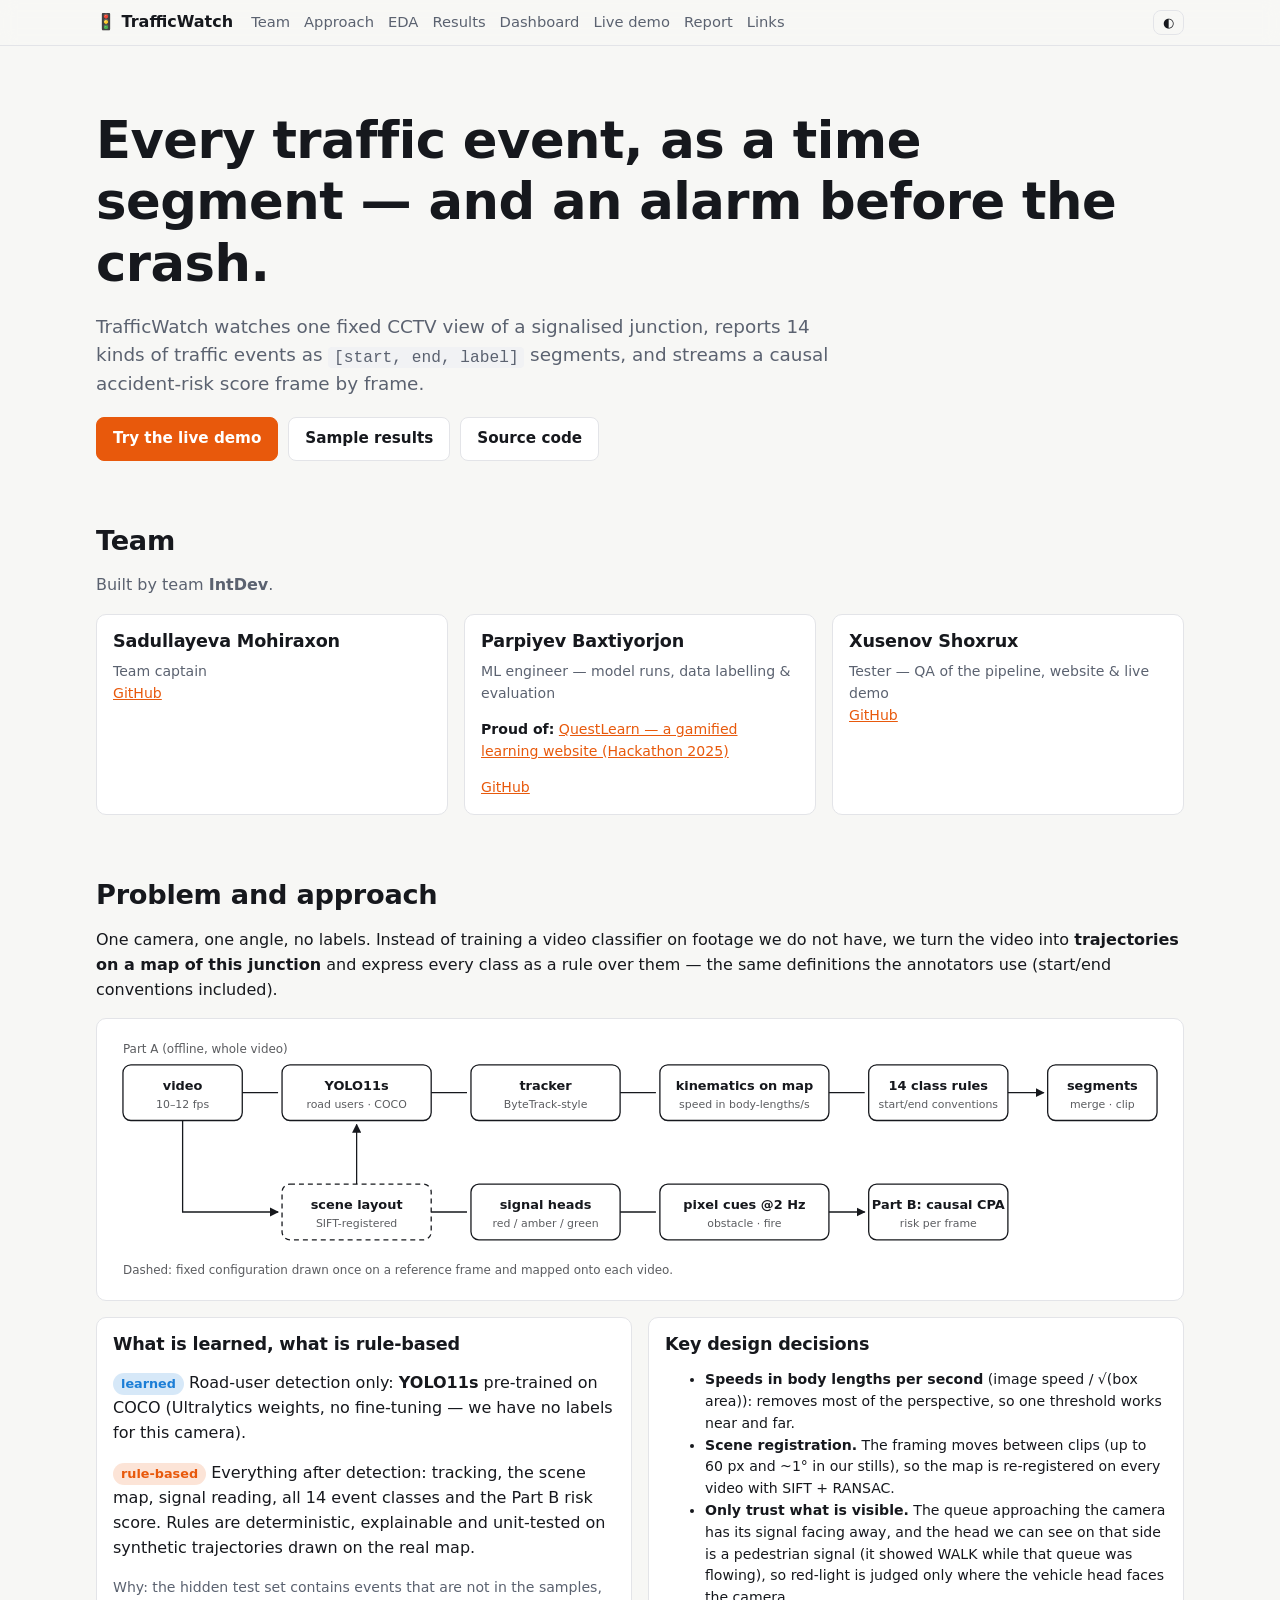
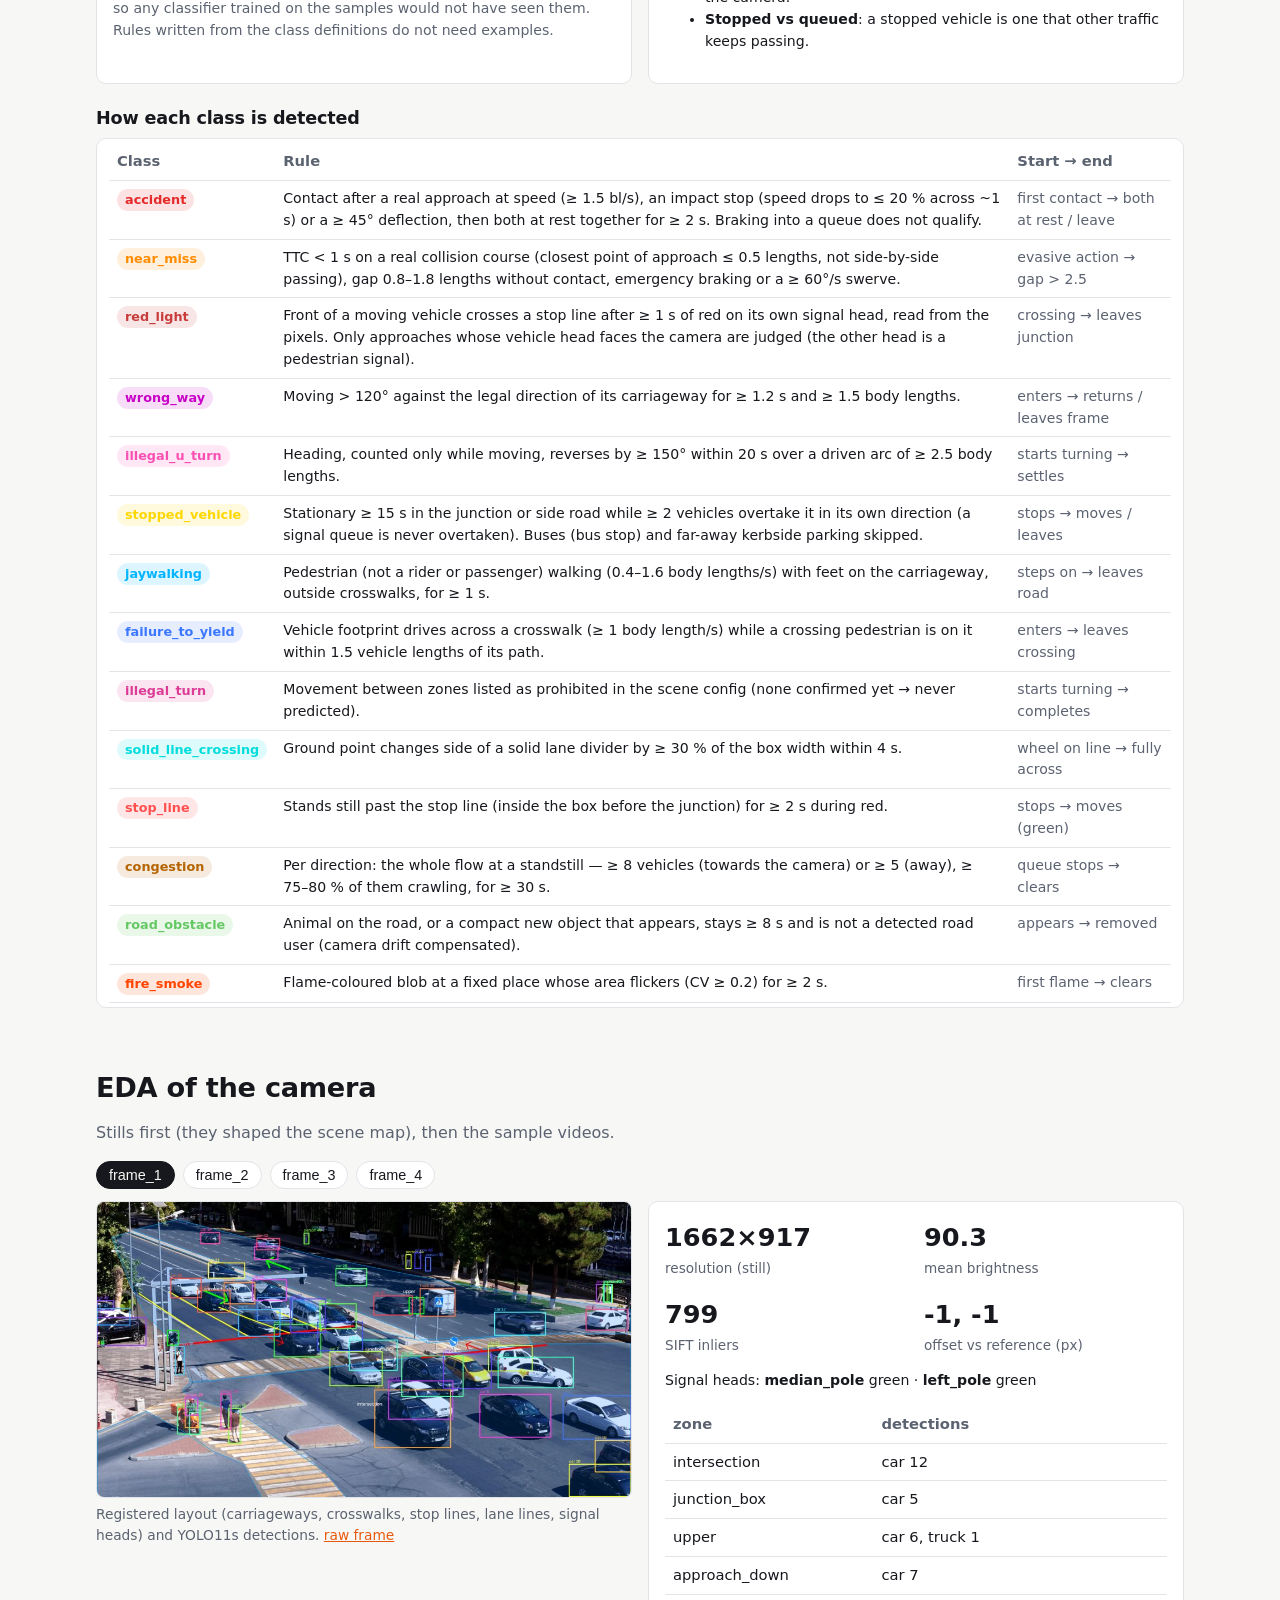
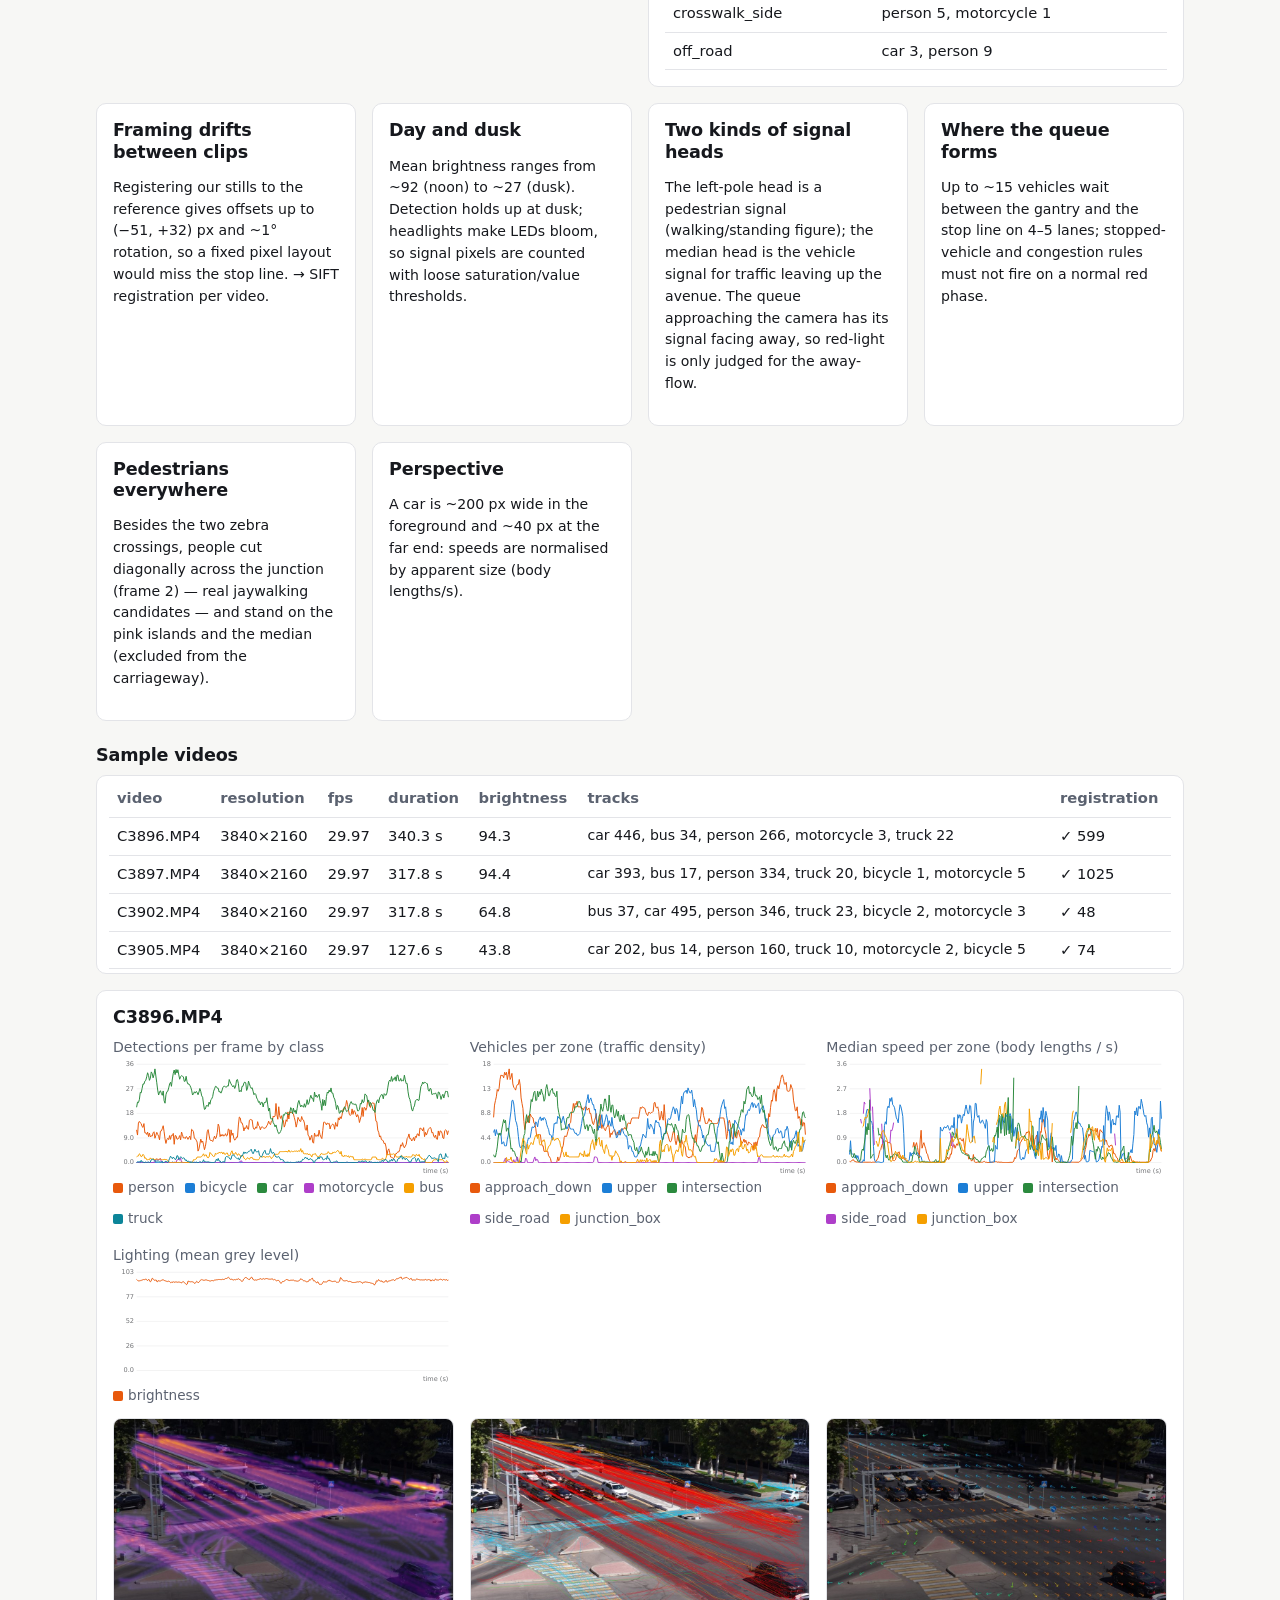
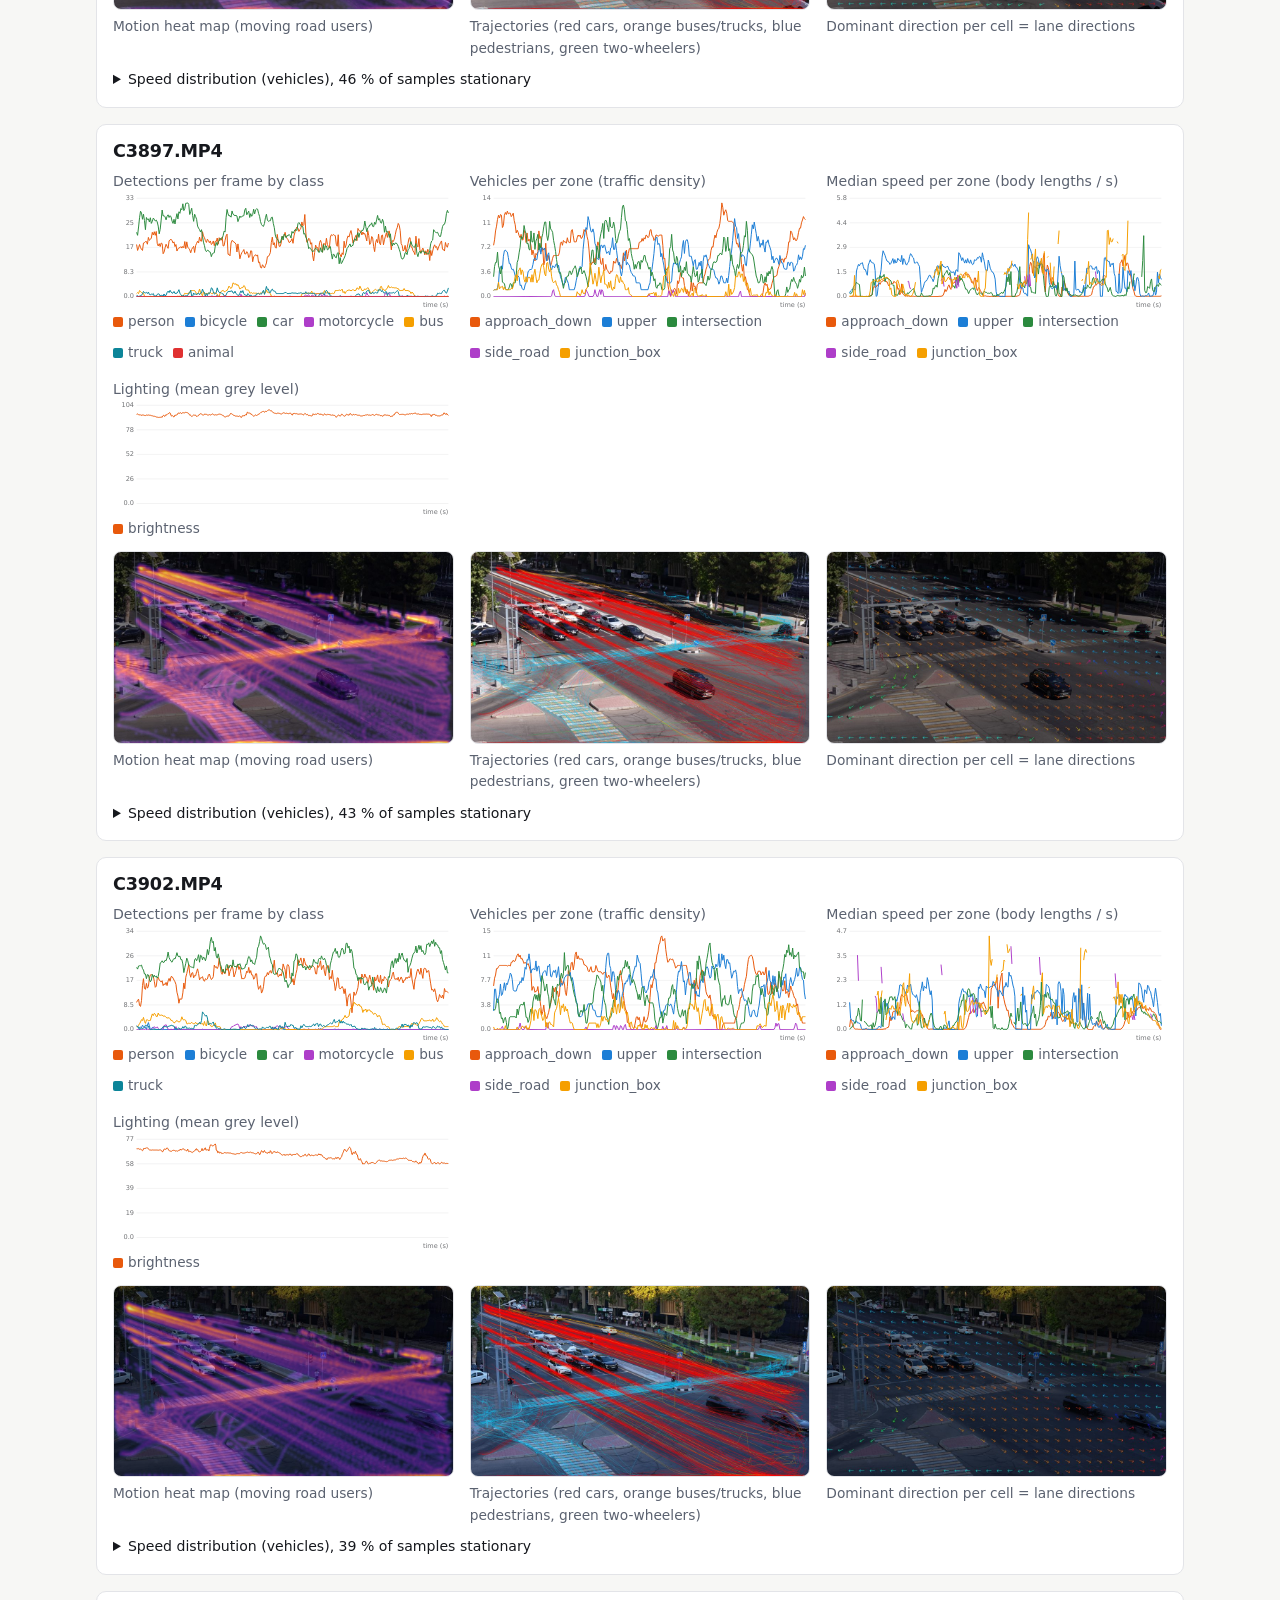
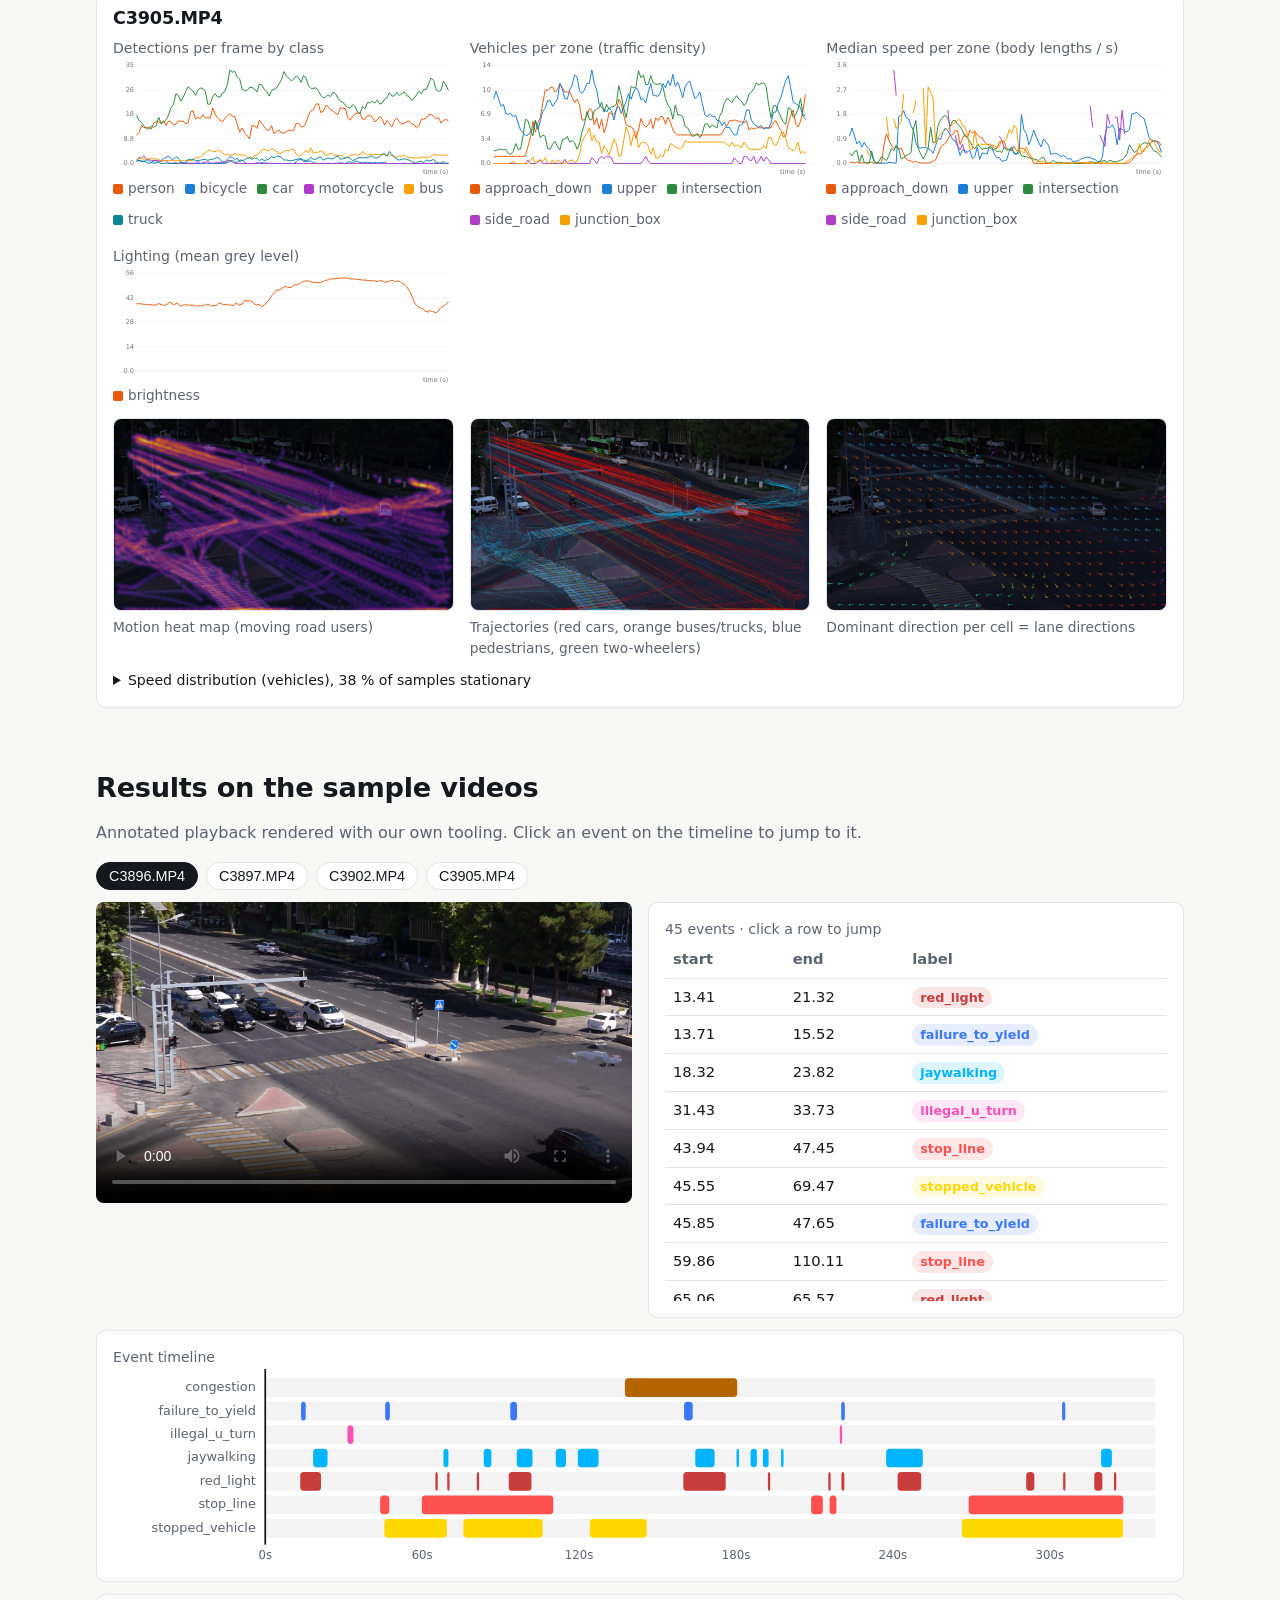
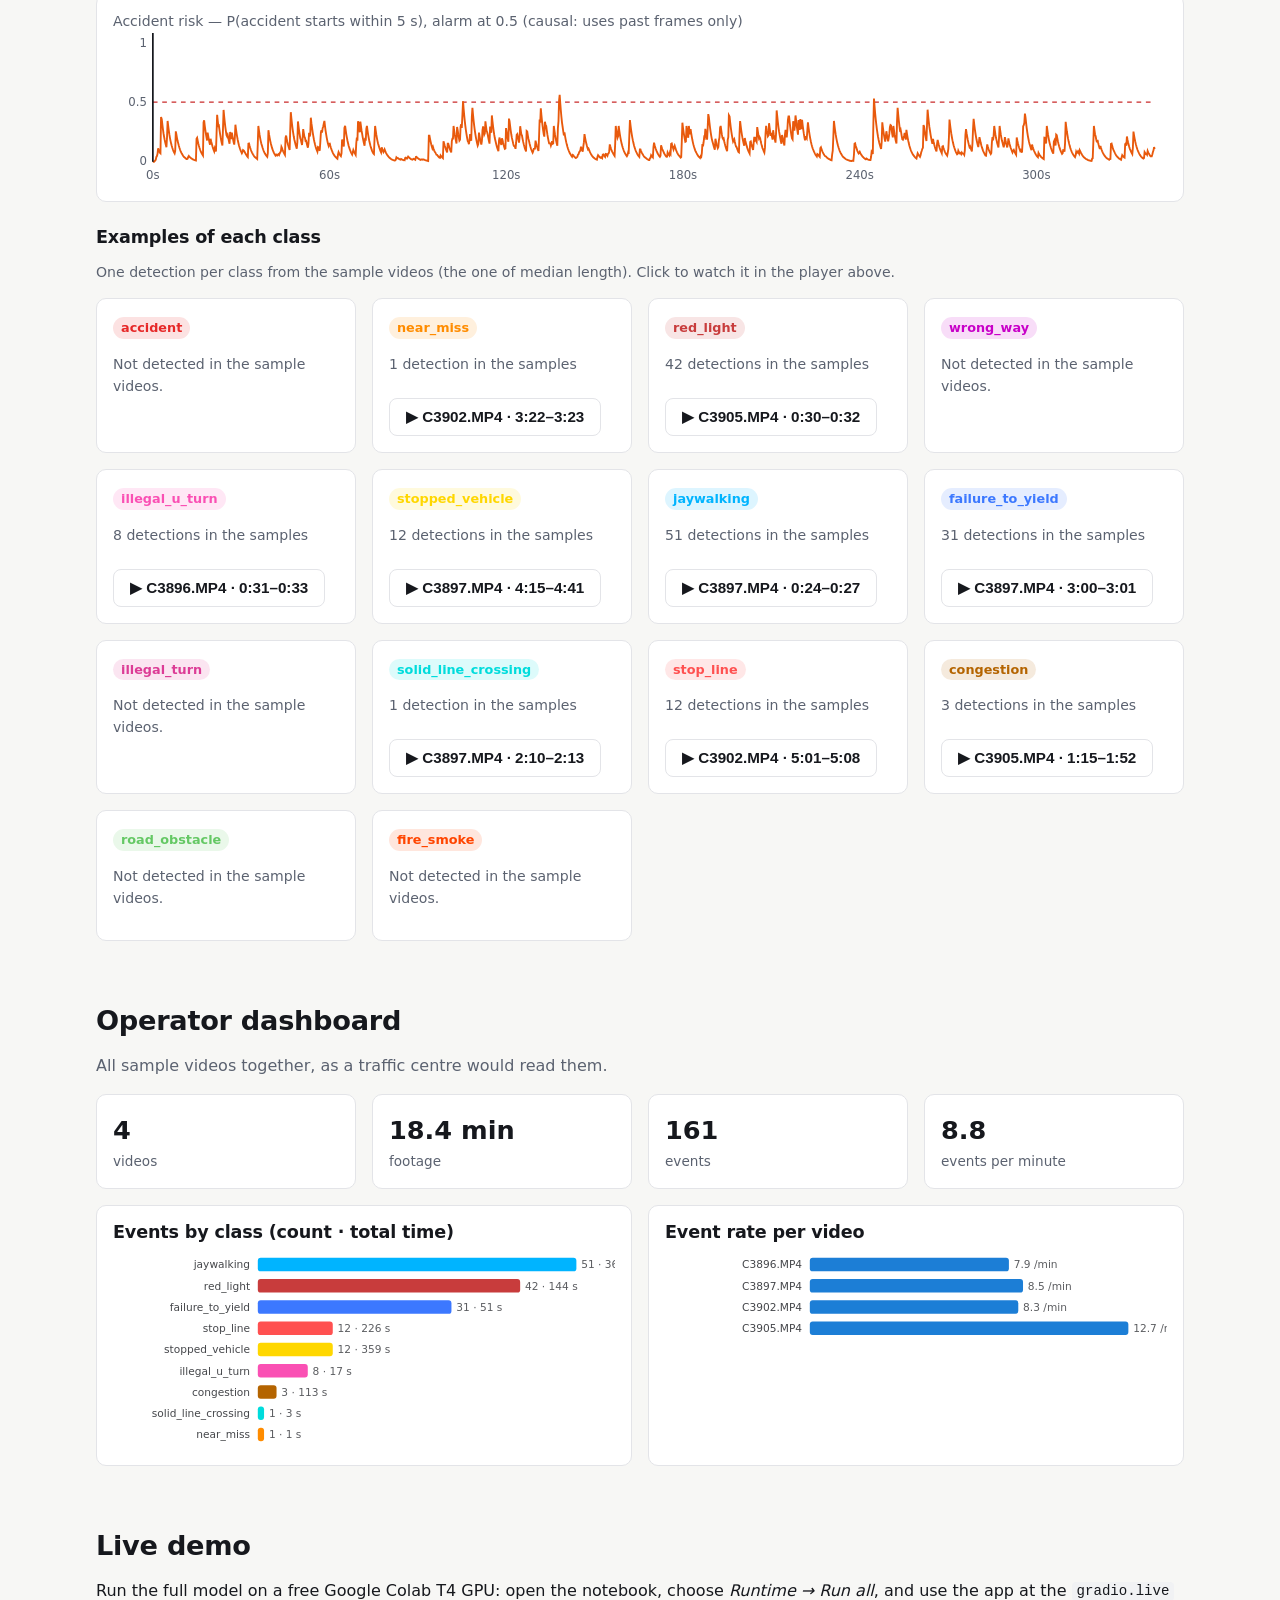
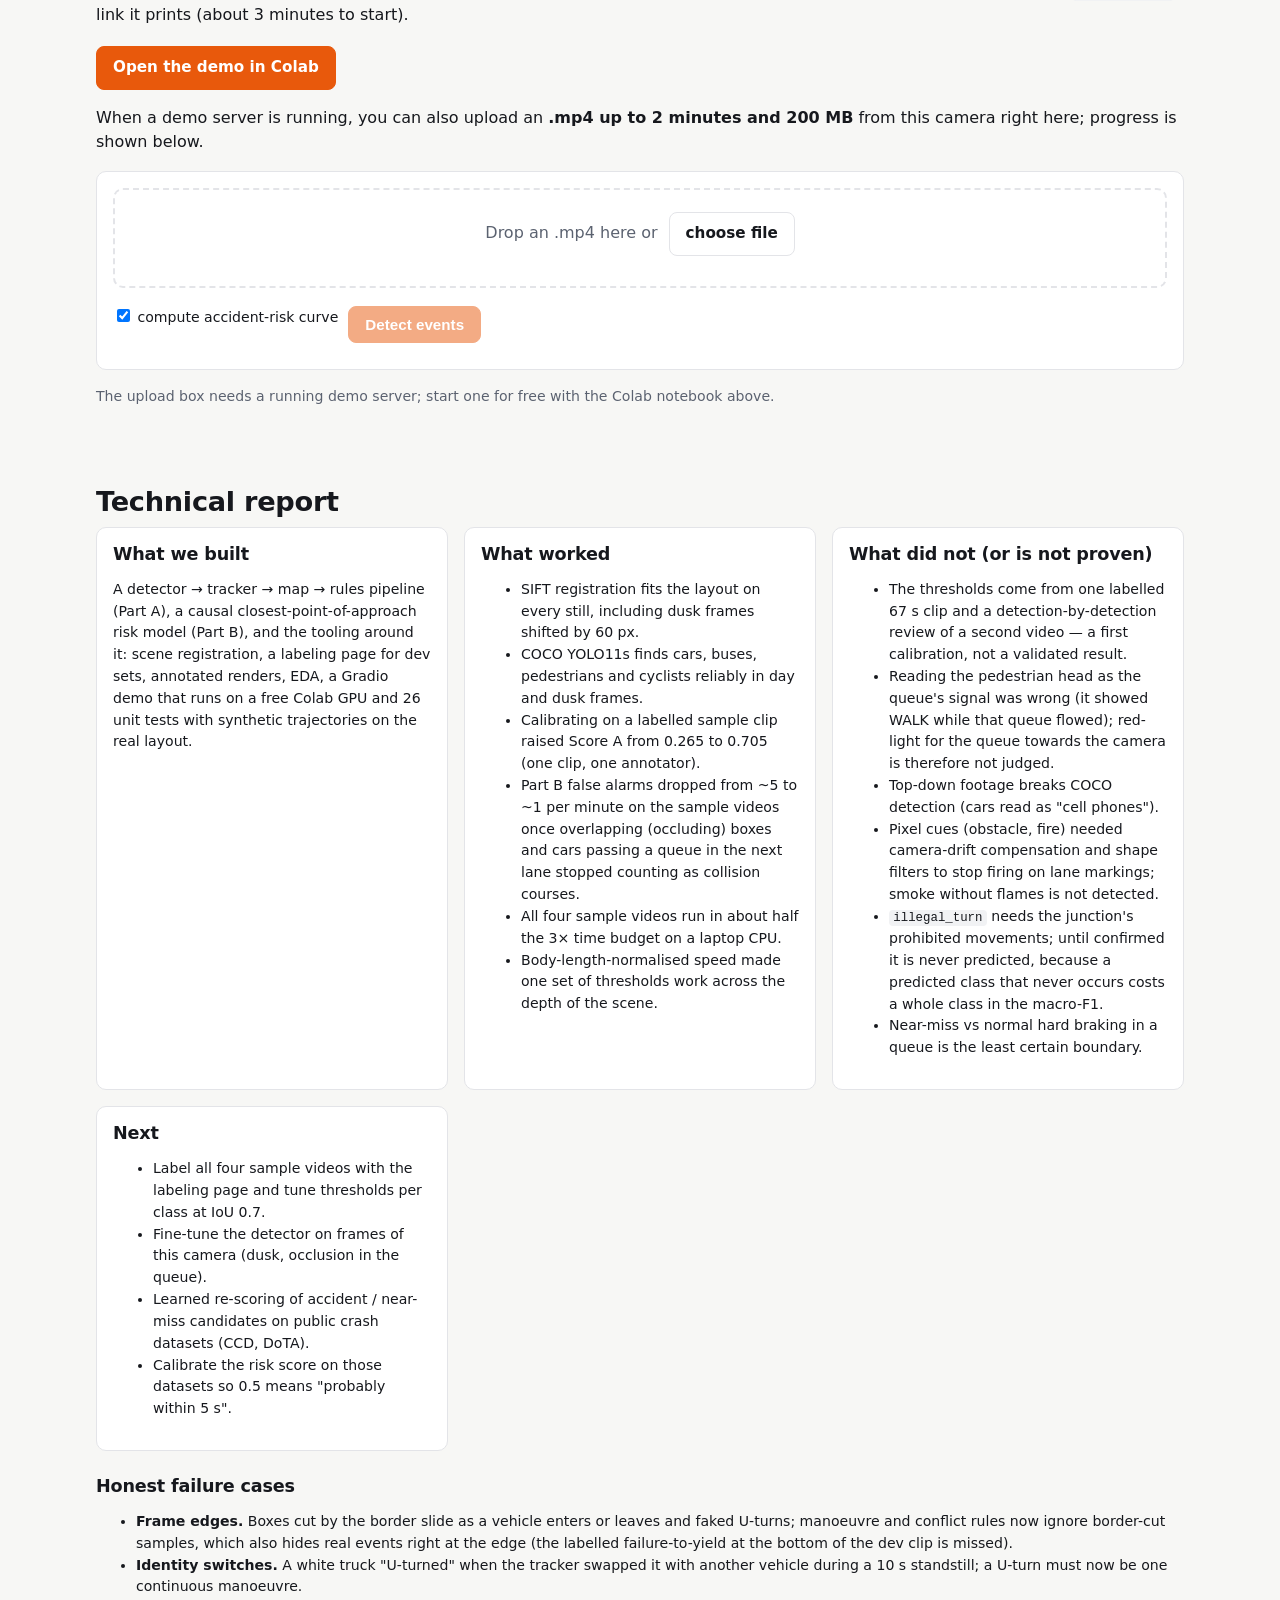
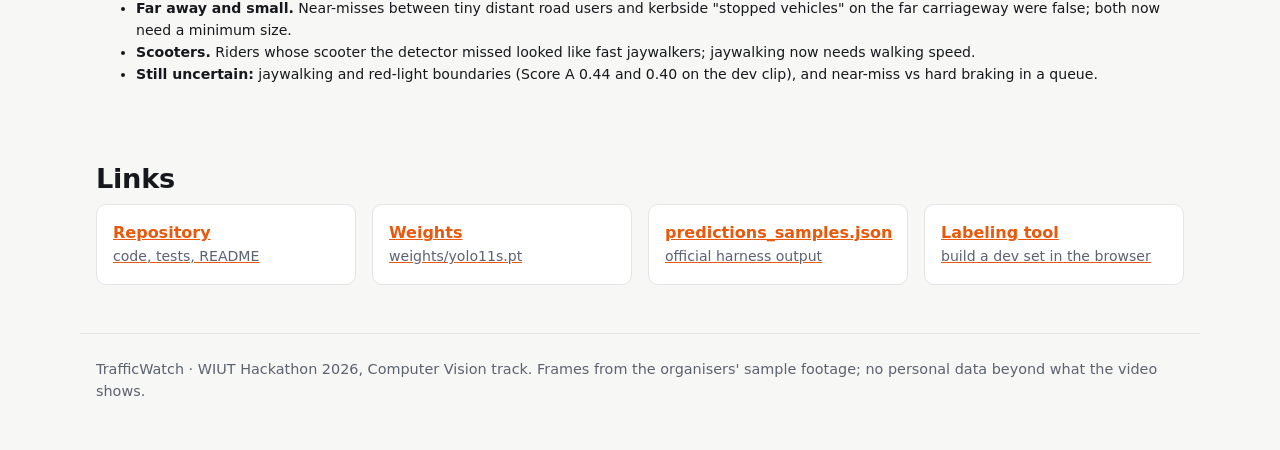
<file: website/index.html>
<!doctype html>
<html lang="en">
<head>
<meta charset="utf-8">
<meta name="viewport" content="width=device-width, initial-scale=1">
<title>TrafficWatch</title>
<meta name="description" content="Traffic event detection and accident anticipation from a fixed road camera — WIUT Hackathon 2026, CV track.">
<link rel="icon" href="data:image/svg+xml,<svg xmlns='http://www.w3.org/2000/svg' viewBox='0 0 32 32'><rect x='10' y='2' width='12' height='28' rx='4' fill='%23222'/><circle cx='16' cy='9' r='3.2' fill='%23e03131'/><circle cx='16' cy='16' r='3.2' fill='%23f59f00'/><circle cx='16' cy='23' r='3.2' fill='%232b8a3e'/></svg>">
<link rel="stylesheet" href="assets/style.css">
<script src="config.js"></script>
</head>
<body>
<nav class="top"><div class="inner">
  <a class="brand" href="#top">🚦 TrafficWatch</a>
  <div class="links">
    <a href="#team">Team</a><a href="#approach">Approach</a><a href="#eda">EDA</a><a href="#results">Results</a>
    <a href="#dashboard">Dashboard</a><a href="#demo">Live demo</a><a href="#report">Report</a><a href="#links">Links</a>
  </div>
  <button id="theme" title="Toggle theme" aria-label="Toggle theme">◐</button>
</div></nav>

<section class="hero" id="top">
  <h1>Every traffic event, as a time segment — and an alarm before the crash.</h1>
  <p class="lead">TrafficWatch watches one fixed CCTV view of a signalised junction, reports 14 kinds of traffic
    events as <code>[start, end, label]</code> segments, and streams a causal accident-risk score frame by frame.</p>
  <div class="btns">
    <a class="btn primary" href="#demo">Try the live demo</a>
    <a class="btn" href="#results">Sample results</a>
    <a class="btn" id="repo-link" href="#">Source code</a>
  </div>
</section>

<section id="team">
  <h2>Team</h2>
  <p class="muted">Built by team <b>IntDev</b>.</p>
  <div class="grid g3" id="team-cards"></div>
</section>

<section id="approach">
  <h2>Problem and approach</h2>
  <p>One camera, one angle, no labels. Instead of training a video classifier on footage we do not have, we
    turn the video into <b>trajectories on a map of this junction</b> and express every class as a rule over them —
    the same definitions the annotators use (start/end conventions included).</p>

  <div class="card" style="margin-top:14px">
    <svg viewBox="0 0 1060 250" role="img" aria-label="Pipeline diagram" style="width:100%;height:auto">
      <defs><marker id="ar" viewBox="0 0 10 10" refX="9" refY="5" markerWidth="7" markerHeight="7" orient="auto-start-reverse"><path d="M0,0L10,5L0,10z" fill="currentColor"/></marker></defs>
      <g font-family="system-ui, sans-serif" font-size="13" fill="currentColor">
        <g stroke="currentColor" stroke-width="1.3" fill="none">
          <rect x="10" y="30" width="120" height="56" rx="8"/><rect x="170" y="30" width="150" height="56" rx="8"/>
          <rect x="360" y="30" width="150" height="56" rx="8"/><rect x="550" y="30" width="170" height="56" rx="8"/>
          <rect x="760" y="30" width="140" height="56" rx="8"/><rect x="940" y="30" width="110" height="56" rx="8"/>
          <rect x="170" y="150" width="150" height="56" rx="8" stroke-dasharray="5 4"/>
          <rect x="360" y="150" width="150" height="56" rx="8"/><rect x="550" y="150" width="170" height="56" rx="8"/>
          <rect x="760" y="150" width="140" height="56" rx="8"/>
          <path d="M130 58H166M320 58H356M510 58H546M720 58H756M900 58H936" marker-end="url(#ar)"/>
          <path d="M245 150V90" marker-end="url(#ar)"/>
          <path d="M320 178H356M510 178H546M720 178H756" marker-end="url(#ar)"/>
          <path d="M70 86V178H166" marker-end="url(#ar)"/>
        </g>
        <text x="70" y="55" text-anchor="middle" font-weight="600">video</text><text x="70" y="73" text-anchor="middle" font-size="11" opacity=".7">10–12 fps</text>
        <text x="245" y="55" text-anchor="middle" font-weight="600">YOLO11s</text><text x="245" y="73" text-anchor="middle" font-size="11" opacity=".7">road users · COCO</text>
        <text x="435" y="55" text-anchor="middle" font-weight="600">tracker</text><text x="435" y="73" text-anchor="middle" font-size="11" opacity=".7">ByteTrack-style</text>
        <text x="635" y="55" text-anchor="middle" font-weight="600">kinematics on map</text><text x="635" y="73" text-anchor="middle" font-size="11" opacity=".7">speed in body-lengths/s</text>
        <text x="830" y="55" text-anchor="middle" font-weight="600">14 class rules</text><text x="830" y="73" text-anchor="middle" font-size="11" opacity=".7">start/end conventions</text>
        <text x="995" y="55" text-anchor="middle" font-weight="600">segments</text><text x="995" y="73" text-anchor="middle" font-size="11" opacity=".7">merge · clip</text>
        <text x="245" y="175" text-anchor="middle" font-weight="600">scene layout</text><text x="245" y="193" text-anchor="middle" font-size="11" opacity=".7">SIFT-registered</text>
        <text x="435" y="175" text-anchor="middle" font-weight="600">signal heads</text><text x="435" y="193" text-anchor="middle" font-size="11" opacity=".7">red / amber / green</text>
        <text x="635" y="175" text-anchor="middle" font-weight="600">pixel cues @2 Hz</text><text x="635" y="193" text-anchor="middle" font-size="11" opacity=".7">obstacle · fire</text>
        <text x="830" y="175" text-anchor="middle" font-weight="600">Part B: causal CPA</text><text x="830" y="193" text-anchor="middle" font-size="11" opacity=".7">risk per frame</text>
        <text x="10" y="18" font-size="12" opacity=".7">Part A (offline, whole video)</text>
        <text x="10" y="240" font-size="12" opacity=".7">Dashed: fixed configuration drawn once on a reference frame and mapped onto each video.</text>
      </g>
    </svg>
  </div>

  <div class="grid g2" style="margin-top:16px">
    <div class="card">
      <h3>What is learned, what is rule-based</h3>
      <p><span class="pill learned">learned</span> Road-user detection only: <b>YOLO11s</b> pre-trained on COCO
        (Ultralytics weights, no fine-tuning — we have no labels for this camera).</p>
      <p><span class="pill rule">rule-based</span> Everything after detection: tracking, the scene map, signal
        reading, all 14 event classes and the Part B risk score. Rules are deterministic, explainable and unit-tested
        on synthetic trajectories drawn on the real map.</p>
      <p class="small muted">Why: the hidden test set contains events that are not in the samples, so any
        classifier trained on the samples would not have seen them. Rules written from the class definitions do not
        need examples.</p>
    </div>
    <div class="card">
      <h3>Key design decisions</h3>
      <ul class="small">
        <li><b>Speeds in body lengths per second</b> (image speed / √(box area)): removes most of the perspective, so one
          threshold works near and far.</li>
        <li><b>Scene registration.</b> The framing moves between clips (up to 60 px and ~1° in our stills), so the
          map is re-registered on every video with SIFT + RANSAC.</li>
        <li><b>Only trust what is visible.</b> The queue approaching the camera has its signal facing away, and the
          head we can see on that side is a pedestrian signal (it showed WALK while that queue was flowing), so
          red-light is judged only where the vehicle head faces the camera.</li>
        <li><b>Stopped vs queued</b>: a stopped vehicle is one that other traffic keeps passing.</li>
      </ul>
    </div>
  </div>

  <h3>How each class is detected</h3>
  <div class="table-wrap card" style="padding:4px 12px"><table id="class-table"><thead><tr><th>Class</th><th>Rule</th><th>Start → end</th></tr></thead><tbody></tbody></table></div>
</section>

<section id="eda">
  <h2>EDA of the camera</h2>
  <p class="muted">Stills first (they shaped the scene map), then the sample videos.</p>
  <div class="tabs" id="frame-tabs"></div>
  <div class="grid g2">
    <div class="figure" id="frame-figure"></div>
    <div class="card" id="frame-stats"></div>
  </div>
  <div class="grid g3" style="margin-top:16px" id="eda-findings"></div>
  <div id="video-eda"></div>
</section>

<section id="results">
  <h2>Results on the sample videos</h2>
  <p class="muted">Annotated playback rendered with our own tooling. Click an event on the timeline to jump to it.</p>
  <div class="tabs" id="video-tabs"></div>
  <div id="video-panel"><p class="pending">Sample-video results appear here once <code>tools/build_site_data.py</code> has been run on the samples.</p></div>
  <div id="class-examples" style="margin-top:24px"></div>
</section>

<section id="dashboard">
  <h2>Operator dashboard</h2>
  <p class="muted">All sample videos together, as a traffic centre would read them.</p>
  <div id="dash"><p class="pending">Waiting for sample-video data.</p></div>
</section>

<section id="demo">
  <h2>Live demo</h2>
  <p>Run the full model on a free Google Colab T4 GPU: open the notebook, choose <i>Runtime → Run all</i>,
    and use the app at the <code>gradio.live</code> link it prints (about 3 minutes to start).</p>
  <div class="btns" style="margin-bottom:12px"><a class="btn primary" id="colab" target="_blank" rel="noopener">Open the demo in Colab</a></div>
  <p>When a demo server is running, you can also upload an <b>.mp4 up to 2 minutes and 200 MB</b> from
    this camera right here; progress is shown below.</p>
  <div class="card">
    <div class="drop" id="drop">Drop an .mp4 here or <label class="btn" style="margin-left:6px">choose file<input type="file" id="file" accept="video/mp4" hidden></label>
      <div class="small" id="file-name" style="margin-top:8px"></div></div>
    <div class="btns"><label class="small"><input type="checkbox" id="with-risk" checked> compute accident-risk curve</label>
      <button class="btn primary" id="run" disabled>Detect events</button></div>
    <div id="demo-status" class="small muted" style="margin-top:10px"></div>
    <progress id="demo-progress" max="1" value="0" hidden></progress>
  </div>
  <div id="demo-out" style="margin-top:16px"></div>
  <p class="small muted" id="demo-fallback"></p>
</section>

<section id="report">
  <h2>Technical report</h2>
  <div class="grid g2">
    <div class="card"><h3>What we built</h3>
      <p class="small">A detector → tracker → map → rules pipeline (Part A), a causal closest-point-of-approach risk
        model (Part B), and the tooling around it: scene registration, a labeling page for dev sets, annotated
        renders, EDA, a Gradio demo that runs on a free Colab GPU and 26 unit tests with synthetic trajectories on
        the real layout.</p></div>
    <div class="card"><h3>What worked</h3>
      <ul class="small">
        <li>SIFT registration fits the layout on every still, including dusk frames shifted by 60 px.</li>
        <li>COCO YOLO11s finds cars, buses, pedestrians and cyclists reliably in day and dusk frames.</li>
        <li>Calibrating on a labelled sample clip raised Score A from 0.265 to 0.705 (one clip, one annotator).</li>
        <li>Part B false alarms dropped from ~5 to ~1 per minute on the sample videos once overlapping (occluding)
          boxes and cars passing a queue in the next lane stopped counting as collision courses.</li>
        <li>All four sample videos run in about half the 3× time budget on a laptop CPU.</li>
        <li>Body-length-normalised speed made one set of thresholds work across the depth of the scene.</li>
      </ul></div>
    <div class="card"><h3>What did not (or is not proven)</h3>
      <ul class="small">
        <li>The thresholds come from one labelled 67 s clip and a detection-by-detection review of a second video
          — a first calibration, not a validated result.</li>
        <li>Reading the pedestrian head as the queue's signal was wrong (it showed WALK while that queue flowed);
          red-light for the queue towards the camera is therefore not judged.</li>
        <li>Top-down footage breaks COCO detection (cars read as "cell phones").</li>
        <li>Pixel cues (obstacle, fire) needed camera-drift compensation and shape filters to stop firing on lane
          markings; smoke without flames is not detected.</li>
        <li><code>illegal_turn</code> needs the junction's prohibited movements; until confirmed it is never predicted,
          because a predicted class that never occurs costs a whole class in the macro-F1.</li>
        <li>Near-miss vs normal hard braking in a queue is the least certain boundary.</li>
      </ul></div>
    <div class="card"><h3>Next</h3>
      <ul class="small">
        <li>Label all four sample videos with the labeling page and tune thresholds per class at IoU 0.7.</li>
        <li>Fine-tune the detector on frames of this camera (dusk, occlusion in the queue).</li>
        <li>Learned re-scoring of accident / near-miss candidates on public crash datasets (CCD, DoTA).</li>
        <li>Calibrate the risk score on those datasets so 0.5 means "probably within 5 s".</li>
      </ul></div>
  </div>
  <h3>Honest failure cases</h3>
  <div id="failures" class="small"><ul>
    <li><b>Frame edges.</b> Boxes cut by the border slide as a vehicle enters or leaves and faked U-turns; manoeuvre
      and conflict rules now ignore border-cut samples, which also hides real events right at the edge (the labelled
      failure-to-yield at the bottom of the dev clip is missed).</li>
    <li><b>Identity switches.</b> A white truck "U-turned" when the tracker swapped it with another vehicle during a
      10 s standstill; a U-turn must now be one continuous manoeuvre.</li>
    <li><b>Far away and small.</b> Near-misses between tiny distant road users and kerbside "stopped vehicles" on the
      far carriageway were false; both now need a minimum size.</li>
    <li><b>Scooters.</b> Riders whose scooter the detector missed looked like fast jaywalkers; jaywalking now needs
      walking speed.</li>
    <li><b>Still uncertain:</b> jaywalking and red-light boundaries (Score A 0.44 and 0.40 on the dev clip), and
      near-miss vs hard braking in a queue.</li>
  </ul></div>
</section>

<section id="links">
  <h2>Links</h2>
  <div class="grid g4">
    <a class="card" id="l-repo" href="#"><b>Repository</b><div class="small muted">code, tests, README</div></a>
    <a class="card" id="l-weights" href="#"><b>Weights</b><div class="small muted">weights/yolo11s.pt</div></a>
    <a class="card" id="l-pred" href="#"><b>predictions_samples.json</b><div class="small muted">official harness output</div></a>
    <a class="card" href="labeler.html"><b>Labeling tool</b><div class="small muted">build a dev set in the browser</div></a>
  </div>
</section>

<footer>TrafficWatch · WIUT Hackathon 2026, Computer Vision track. Frames from the organisers' sample footage; no personal data beyond what the video shows.</footer>

<script src="assets/tw.js"></script>
<script src="assets/app.js"></script>
<script type="module" src="assets/demo.js"></script>
</body>
</html>
</file>
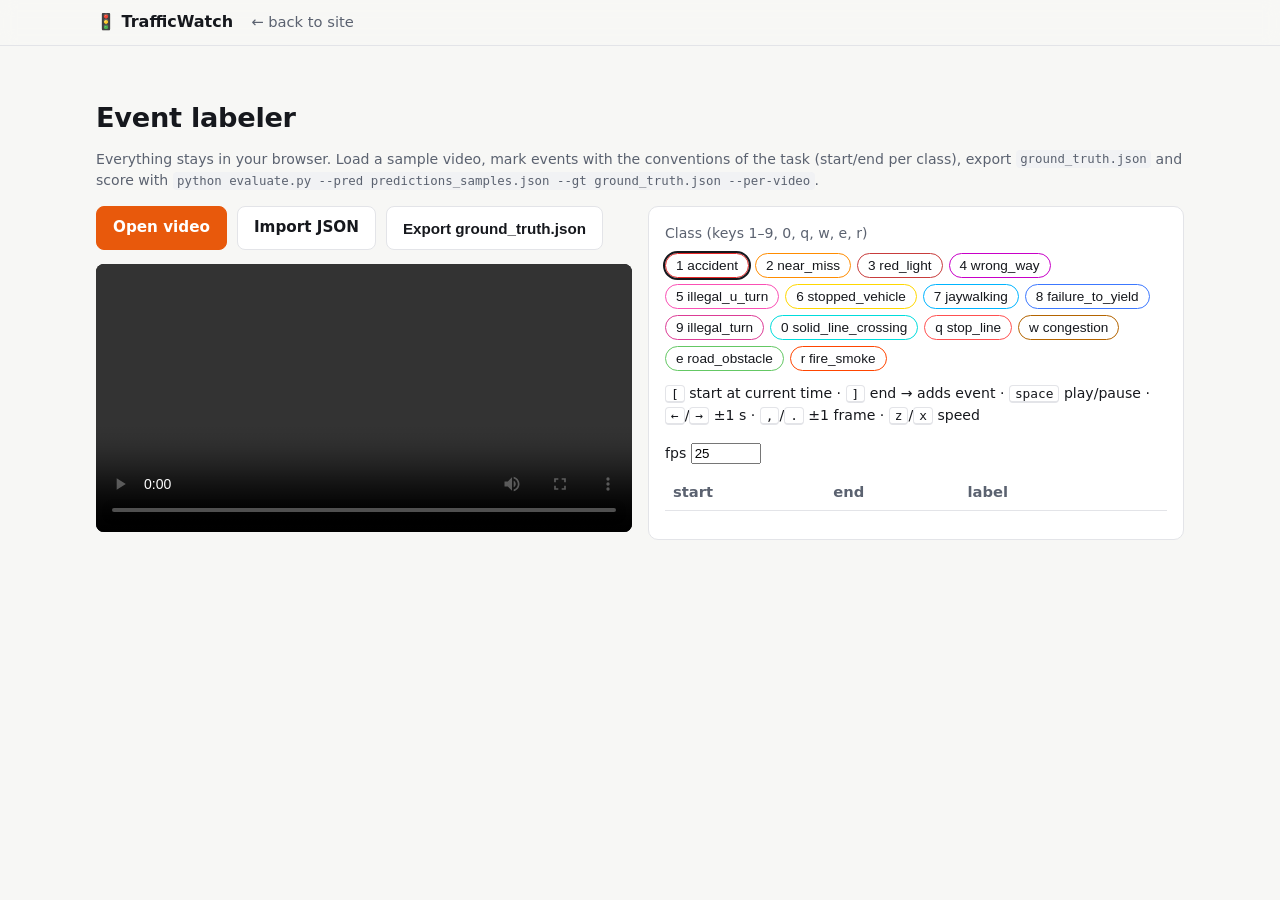
<file: website/labeler.html>
<!doctype html>
<html lang="en">
<head>
<meta charset="utf-8">
<meta name="viewport" content="width=device-width, initial-scale=1">
<title>Event Labeler</title>
<meta name="description" content="Label traffic events in local videos and export ground_truth.json for evaluate.py.">
<link rel="icon" href="data:image/svg+xml,<svg xmlns='http://www.w3.org/2000/svg' viewBox='0 0 32 32'><rect x='10' y='2' width='12' height='28' rx='4' fill='%23222'/><circle cx='16' cy='9' r='3.2' fill='%23e03131'/><circle cx='16' cy='16' r='3.2' fill='%23f59f00'/><circle cx='16' cy='23' r='3.2' fill='%232b8a3e'/></svg>">
<link rel="stylesheet" href="assets/style.css">
<style>
  .kbd { font-family: ui-monospace, monospace; border: 1px solid var(--line); border-bottom-width: 2px; border-radius: 4px; padding: 0 5px; font-size: 0.8rem; }
  .classes { display: flex; flex-wrap: wrap; gap: 6px; }
  .classes button { border: 1px solid var(--line); background: var(--panel); color: var(--ink); border-radius: 999px; padding: 4px 10px; cursor: pointer; font-size: 0.85rem; }
  .classes button.on { outline: 2px solid var(--ink); }
  video { width: 100%; border-radius: 8px; background: #000; }
  td input { width: 80px; }
</style>
</head>
<body>
<nav class="top"><div class="inner"><a class="brand" href="index.html">🚦 TrafficWatch</a><div class="links"><a href="index.html">← back to site</a></div></div></nav>
<section>
  <h2>Event labeler</h2>
  <p class="muted small">Everything stays in your browser. Load a sample video, mark events with the conventions of the task
    (start/end per class), export <code>ground_truth.json</code> and score with
    <code>python evaluate.py --pred predictions_samples.json --gt ground_truth.json --per-video</code>.</p>
  <div class="grid g2">
    <div>
      <div class="btns" style="margin-top:0">
        <label class="btn primary">Open video<input type="file" id="vid" accept="video/*" hidden></label>
        <label class="btn">Import JSON<input type="file" id="imp" accept="application/json" hidden></label>
        <button class="btn" id="exp">Export ground_truth.json</button>
      </div>
      <p class="small" id="info"></p>
      <video id="v" controls playsinline></video>
      <div id="tl" style="margin-top:8px"></div>
    </div>
    <div class="card">
      <div class="small muted">Class (keys 1–9, 0, q, w, e, r)</div>
      <div class="classes" id="classes" style="margin:8px 0 12px"></div>
      <div class="small">
        <span class="kbd">[</span> start at current time · <span class="kbd">]</span> end → adds event ·
        <span class="kbd">space</span> play/pause · <span class="kbd">←</span>/<span class="kbd">→</span> ±1 s ·
        <span class="kbd">,</span>/<span class="kbd">.</span> ±1 frame · <span class="kbd">z</span>/<span class="kbd">x</span> speed
      </div>
      <p class="small" id="pending"></p>
      <label class="small">fps <input id="fps" type="number" value="25" step="0.01" style="width:70px"></label>
      <div class="table-wrap" style="max-height:420px;overflow:auto;margin-top:8px">
        <table><thead><tr><th>start</th><th>end</th><th>label</th><th></th></tr></thead><tbody id="rows"></tbody></table>
      </div>
    </div>
  </div>
</section>
<script src="config.js"></script>
<script src="assets/tw.js"></script>
<script>
(() => {
  const CLASSES = ["accident", "near_miss", "red_light", "wrong_way", "illegal_u_turn", "stopped_vehicle", "jaywalking",
    "failure_to_yield", "illegal_turn", "solid_line_crossing", "stop_line", "congestion", "road_obstacle", "fire_smoke"];
  const KEYS = ["1", "2", "3", "4", "5", "6", "7", "8", "9", "0", "q", "w", "e", "r"];
  const v = document.getElementById("v"), rows = document.getElementById("rows");
  let db = {}, name = null, cls = CLASSES[0], start = null, speeds = [0.5, 1, 2, 4], sp = 1;
  try { db = JSON.parse(localStorage.getItem("tw-labels") || "{}"); } catch (e) { db = {}; }
  const save = () => { try { localStorage.setItem("tw-labels", JSON.stringify(db)); } catch (e) { /* storage unavailable */ } };
  const cur = () => (name ? (db[name] ||= { duration: v.duration || 0, fps: +document.getElementById("fps").value, events: [] }) : null);

  const cbox = document.getElementById("classes");
  CLASSES.forEach((c, i) => {
    const b = document.createElement("button");
    b.textContent = `${KEYS[i]} ${c}`; b.onclick = () => setClass(c);
    b.style.borderColor = (window.TW?.COLORS || {})[c] || "";
    cbox.append(b);
  });
  function setClass(c) { cls = c; [...cbox.children].forEach((b, i) => b.classList.toggle("on", CLASSES[i] === c)); }
  setClass(cls);

  function render() {
    const d = cur();
    rows.innerHTML = "";
    if (!d) return;
    d.events.sort((a, b) => a[0] - b[0]).forEach((e, k) => {
      const tr = document.createElement("tr");
      tr.innerHTML = `<td><input type="number" step="0.04" value="${e[0].toFixed(2)}"></td><td><input type="number" step="0.04" value="${e[1].toFixed(2)}"></td><td>${e[2]}</td><td><button class="btn" style="padding:2px 8px">✕</button></td>`;
      const [s, en] = tr.querySelectorAll("input");
      s.onchange = () => { e[0] = +s.value; save(); render(); };
      en.onchange = () => { e[1] = +en.value; save(); render(); };
      tr.querySelector("button").onclick = () => { d.events.splice(k, 1); save(); render(); };
      tr.ondblclick = () => { v.currentTime = e[0]; };
      rows.append(tr);
    });
    const tl = document.getElementById("tl");
    tl.innerHTML = "";
    if (window.TW && v.duration) tl.append(window.TW.timelineSVG(d.events, v.duration, { onClick: (e) => { v.currentTime = e[0]; } }));
    document.getElementById("info").textContent = `${name} · ${d.events.length} events · ${Object.keys(db).length} video(s) labelled`;
  }

  document.getElementById("vid").onchange = (ev) => {
    const f = ev.target.files[0]; if (!f) return;
    name = f.name; v.src = URL.createObjectURL(f);
    v.onloadedmetadata = () => { cur().duration = +v.duration.toFixed(3); save(); render(); };
  };
  document.getElementById("imp").onchange = async (ev) => {
    const f = ev.target.files[0]; if (!f) return;
    const data = JSON.parse(await f.text());
    Object.assign(db, data.videos ? Object.fromEntries(Object.entries(data.videos).map(([k, x]) => [k, { duration: 0, fps: 25, events: x.events }])) : data);
    save(); render();
  };
  document.getElementById("exp").onclick = () => {
    const blob = new Blob([JSON.stringify(db, null, 1)], { type: "application/json" });
    const a = document.createElement("a"); a.href = URL.createObjectURL(blob); a.download = "ground_truth.json"; a.click();
  };
  document.addEventListener("keydown", (e) => {
    if (e.target.tagName === "INPUT" || !name) return;
    const fps = +document.getElementById("fps").value || 25;
    const i = KEYS.indexOf(e.key.toLowerCase());
    if (i >= 0) { setClass(CLASSES[i]); return; }
    if (e.key === " ") { e.preventDefault(); v.paused ? v.play() : v.pause(); }
    else if (e.key === "ArrowRight") v.currentTime += 1;
    else if (e.key === "ArrowLeft") v.currentTime -= 1;
    else if (e.key === ".") v.currentTime += 1 / fps;
    else if (e.key === ",") v.currentTime -= 1 / fps;
    else if (e.key === "z" || e.key === "x") { sp = Math.max(0, Math.min(speeds.length - 1, sp + (e.key === "x" ? 1 : -1))); v.playbackRate = speeds[sp]; }
    else if (e.key === "[") start = v.currentTime;
    else if (e.key === "]" && start != null && v.currentTime > start) {
      const d = cur();
      // same-class segments must not overlap: merge into the existing one
      const hit = d.events.find((x) => x[2] === cls && x[0] <= v.currentTime && start <= x[1]);
      if (hit) { hit[0] = Math.min(hit[0], start); hit[1] = Math.max(hit[1], v.currentTime); }
      else d.events.push([+start.toFixed(3), +v.currentTime.toFixed(3), cls]);
      start = null; save(); render();
    }
    document.getElementById("pending").textContent = start != null ? `start marked at ${start.toFixed(2)} s — press ] at the end (${cls})` : "";
  });
  v.addEventListener("timeupdate", () => window.TW && window.TW.moveCursors(document.getElementById("tl"), v.currentTime));
})();
</script>
</body>
</html>
</file>
<file: website/assets/style.css>
:root {
  --bg: #f7f7f5;
  --panel: #ffffff;
  --ink: #16181d;
  --muted: #5b6270;
  --line: #e3e4e8;
  --accent: #e8590c;
  --accent-ink: #ffffff;
  --ok: #2b8a3e;
  --warn: #e67700;
  --bad: #c92a2a;
  --code: #f1f2f4;
  --radius: 10px;
  --maxw: 1120px;
  color-scheme: light;
}
@media (prefers-color-scheme: dark) {
  :root:not([data-theme="light"]) {
    --bg: #0f1115; --panel: #171a21; --ink: #e8eaef; --muted: #9aa2b1; --line: #272b35;
    --code: #1f232c; color-scheme: dark;
  }
}
:root[data-theme="dark"] {
  --bg: #0f1115; --panel: #171a21; --ink: #e8eaef; --muted: #9aa2b1; --line: #272b35;
  --code: #1f232c; color-scheme: dark;
}

* { box-sizing: border-box; }
html { scroll-behavior: smooth; scroll-padding-top: 64px; }
body {
  margin: 0; background: var(--bg); color: var(--ink);
  font: 16px/1.55 "Inter", system-ui, -apple-system, "Segoe UI", sans-serif;
  -webkit-font-smoothing: antialiased; overflow-x: hidden;
}
img, video, svg { max-width: 100%; display: block; }
a { color: var(--accent); }
code, pre { font-family: "JetBrains Mono", ui-monospace, SFMono-Regular, Menlo, monospace; font-size: 0.88em; }
code { background: var(--code); padding: 0.1em 0.35em; border-radius: 4px; }
pre { background: var(--code); padding: 12px 14px; border-radius: 8px; overflow-x: auto; }
h1, h2, h3 { line-height: 1.2; letter-spacing: -0.01em; }
h2 { font-size: 1.7rem; margin: 0 0 0.3em; }
h3 { font-size: 1.1rem; margin: 1.4em 0 0.5em; }
.muted { color: var(--muted); }
.small { font-size: 0.88rem; }

/* nav */
nav.top {
  position: sticky; top: 0; z-index: 10; background: color-mix(in srgb, var(--bg) 88%, transparent);
  backdrop-filter: blur(8px); border-bottom: 1px solid var(--line);
}
nav.top .inner { max-width: var(--maxw); margin: 0 auto; padding: 10px 16px; display: flex; gap: 18px; align-items: center; }
nav.top .brand { font-weight: 700; color: var(--ink); text-decoration: none; white-space: nowrap; }
nav.top .links { display: flex; gap: 14px; overflow-x: auto; scrollbar-width: none; }
nav.top .links a { color: var(--muted); text-decoration: none; font-size: 0.92rem; white-space: nowrap; }
nav.top .links a:hover { color: var(--ink); }
#theme { margin-left: auto; background: none; border: 1px solid var(--line); color: var(--ink); border-radius: 8px; padding: 4px 9px; cursor: pointer; }

section { max-width: var(--maxw); margin: 0 auto; padding: 56px 16px 8px; }
.hero { padding-top: 64px; }
.hero h1 { font-size: clamp(2rem, 5vw, 3.2rem); margin: 0 0 0.3em; }
.hero p.lead { font-size: 1.15rem; color: var(--muted); max-width: 760px; }
.btns { display: flex; flex-wrap: wrap; gap: 10px; margin-top: 18px; }
.btn { display: inline-block; padding: 9px 16px; border-radius: 8px; border: 1px solid var(--line); color: var(--ink); text-decoration: none; background: var(--panel); font-weight: 600; cursor: pointer; font-size: 0.95rem; }
.btn.primary { background: var(--accent); border-color: var(--accent); color: var(--accent-ink); }
.btn:disabled { opacity: 0.5; cursor: not-allowed; }

.grid { display: grid; gap: 16px; }
.g2 { grid-template-columns: repeat(auto-fit, minmax(300px, 1fr)); }
.g3 { grid-template-columns: repeat(auto-fit, minmax(240px, 1fr)); }
.g4 { grid-template-columns: repeat(auto-fit, minmax(160px, 1fr)); }
.card { background: var(--panel); border: 1px solid var(--line); border-radius: var(--radius); padding: 16px; min-width: 0; }
.card h3 { margin-top: 0; }
.stat .v { font-size: 1.6rem; font-weight: 700; }
.stat .k { color: var(--muted); font-size: 0.85rem; }

table { width: 100%; border-collapse: collapse; font-size: 0.92rem; }
th, td { text-align: left; padding: 7px 8px; border-bottom: 1px solid var(--line); vertical-align: top; }
th { color: var(--muted); font-weight: 600; }
.table-wrap { overflow-x: auto; }
.pill { display: inline-block; padding: 1px 8px; border-radius: 999px; font-size: 0.8rem; font-weight: 600; }
.pill.rule { background: color-mix(in srgb, var(--accent) 16%, transparent); color: var(--accent); }
.pill.learned { background: color-mix(in srgb, #1c7ed6 18%, transparent); color: #1c7ed6; }

.figure img { border-radius: 8px; border: 1px solid var(--line); }
.figure .cap { color: var(--muted); font-size: 0.86rem; margin-top: 6px; }

/* timeline + risk */
.timeline { width: 100%; }
.timeline .row-label { fill: var(--muted); font-size: 11px; }
.timeline rect.ev { cursor: pointer; }
.timeline rect.ev:hover { opacity: 0.8; }
.timeline .axis { fill: var(--muted); font-size: 10px; }
.cursor { stroke: var(--ink); stroke-width: 1.5; }
.tabs { display: flex; gap: 8px; flex-wrap: wrap; margin-bottom: 12px; }
.tabs button { background: var(--panel); border: 1px solid var(--line); color: var(--ink); border-radius: 999px; padding: 5px 12px; cursor: pointer; font-size: 0.9rem; }
.tabs button.on { background: var(--ink); color: var(--bg); border-color: var(--ink); }
.legend { display: flex; flex-wrap: wrap; gap: 10px; font-size: 0.85rem; color: var(--muted); }
.legend i { display: inline-block; width: 10px; height: 10px; border-radius: 2px; margin-right: 5px; vertical-align: -1px; }

.drop { border: 2px dashed var(--line); border-radius: var(--radius); padding: 22px; text-align: center; color: var(--muted); }
.drop.over { border-color: var(--accent); color: var(--ink); }
progress { width: 100%; height: 10px; accent-color: var(--accent); }
.notice { border-left: 3px solid var(--warn); padding: 8px 12px; background: color-mix(in srgb, var(--warn) 9%, transparent); border-radius: 6px; }
.pending { color: var(--muted); font-style: italic; }
footer { max-width: var(--maxw); margin: 40px auto 0; padding: 24px 16px 48px; color: var(--muted); border-top: 1px solid var(--line); font-size: 0.9rem; }

@media (max-width: 640px) {
  section { padding-top: 40px; }
  h2 { font-size: 1.4rem; }
  nav.top .brand { display: none; }
}
</file>
